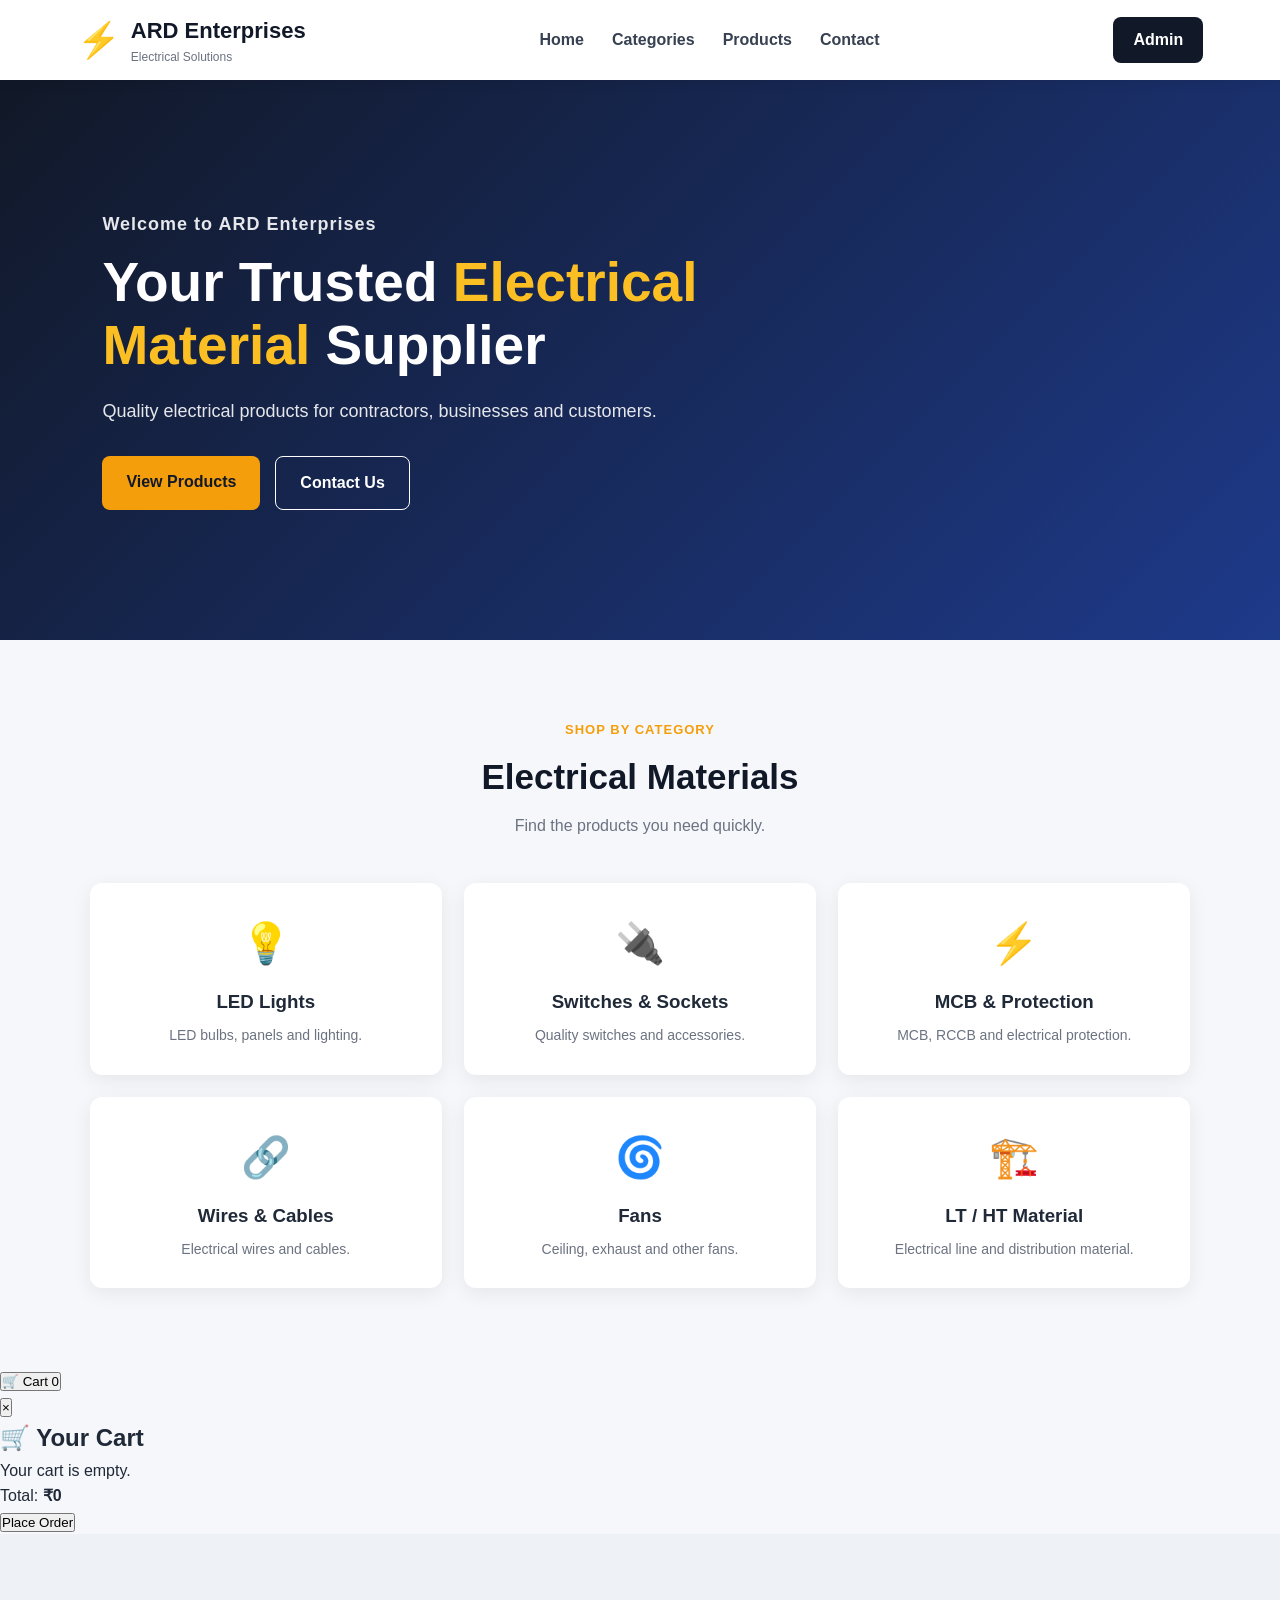
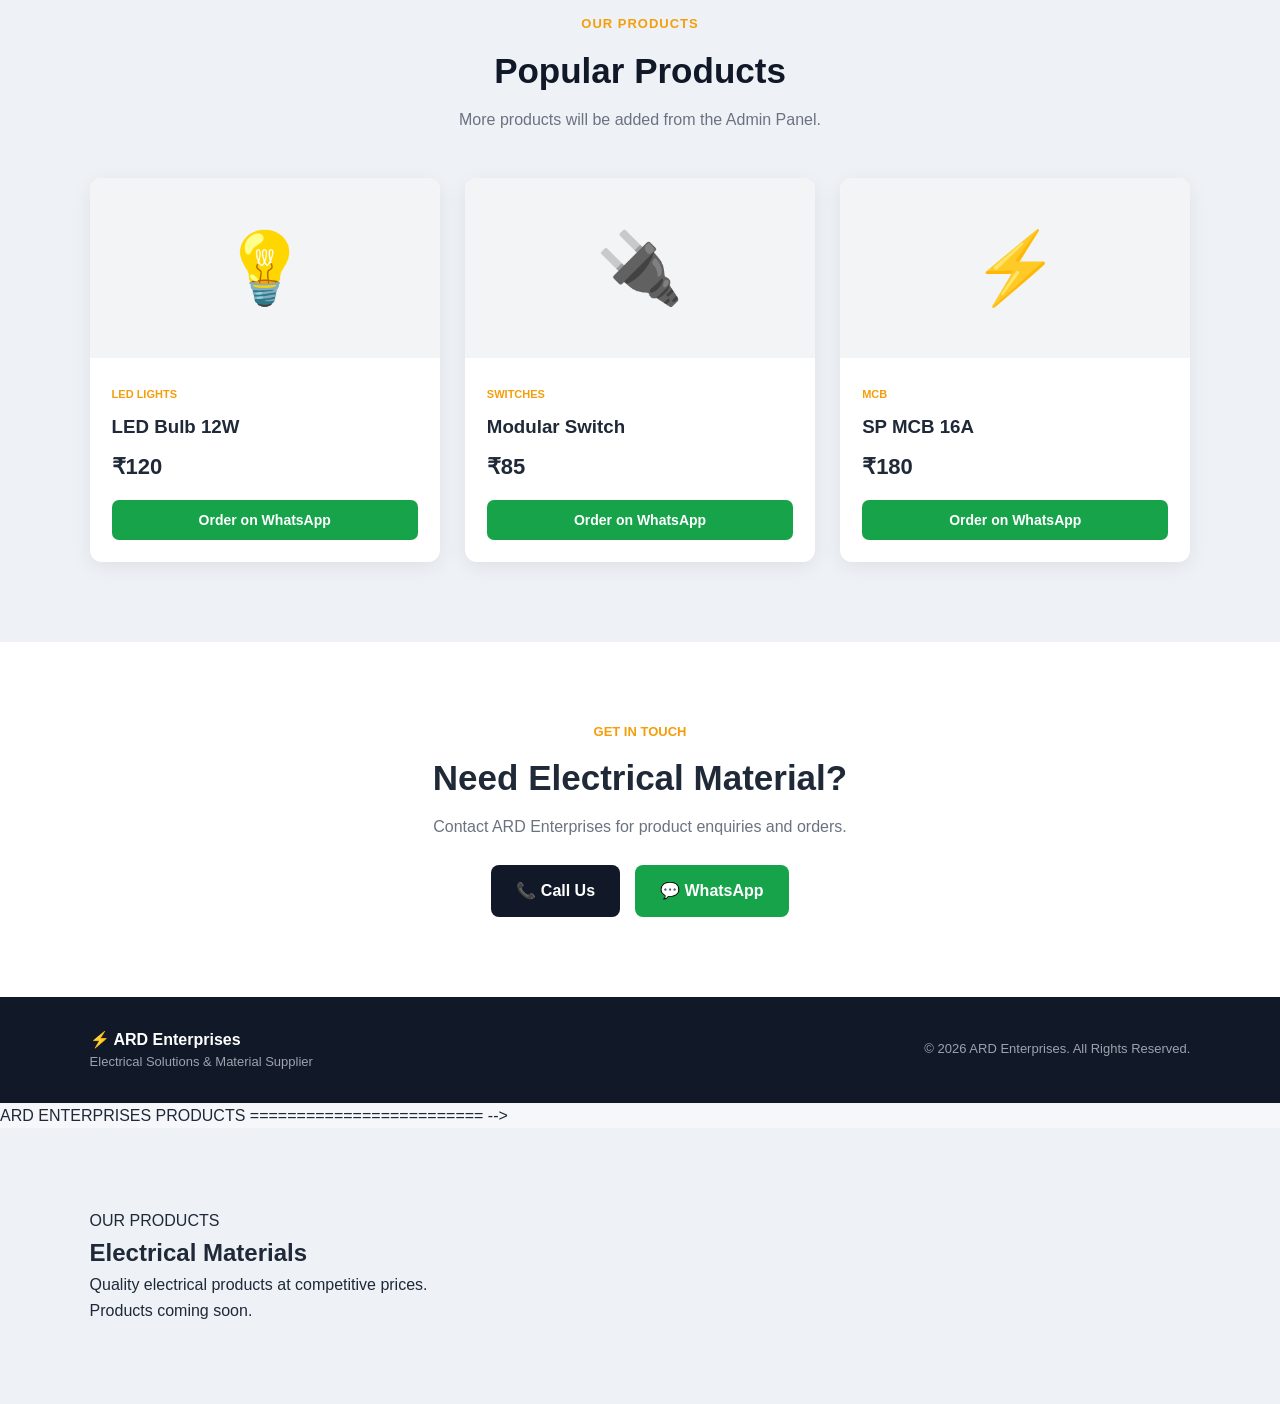
<file: index.html>
<!DOCTYPE html>
<html lang="en">
<head>
    <meta charset="UTF-8">
    <meta name="viewport" content="width=device-width, initial-scale=1.0">

    <title>ARD Enterprises | Electrical Products</title>

    <link rel="stylesheet" href="style.css">
</head>

<body>

    <!-- =========================
         HEADER
    ========================== -->

    <header class="header">

        <div class="logo">
            <span>⚡</span>
            <div>
                <h1>ARD Enterprises</h1>
                <p>Electrical Solutions</p>
            </div>
        </div>

        <nav class="navbar">
            <a href="#home">Home</a>
            <a href="#categories">Categories</a>
            <a href="#products">Products</a>
            <a href="#contact">Contact</a>
        </nav>

        <a href="admin.html" class="admin-btn">
            Admin
        </a>

    </header>


    <!-- =========================
         HERO SECTION
    ========================== -->

    <section class="hero" id="home">

        <div class="hero-content">

            <p class="hero-small">
                Welcome to ARD Enterprises
            </p>

            <h2>
                Your Trusted
                <span>Electrical Material</span>
                Supplier
            </h2>

            <p>
                Quality electrical products for contractors,
                businesses and customers.
            </p>

            <div class="hero-buttons">

                <a href="#products" class="primary-btn">
                    View Products
                </a>

                <a href="#contact" class="secondary-btn">
                    Contact Us
                </a>

            </div>

        </div>

    </section>


    <!-- =========================
         CATEGORIES
    ========================== -->

    <section class="categories-section" id="categories">

        <div class="section-heading">

            <p>SHOP BY CATEGORY</p>

            <h2>Electrical Materials</h2>

            <span>
                Find the products you need quickly.
            </span>

        </div>


        <div class="categories-grid">

            <div class="category-card">
                <div class="category-icon">💡</div>
                <h3>LED Lights</h3>
                <p>LED bulbs, panels and lighting.</p>
            </div>


            <div class="category-card">
                <div class="category-icon">🔌</div>
                <h3>Switches & Sockets</h3>
                <p>Quality switches and accessories.</p>
            </div>


            <div class="category-card">
                <div class="category-icon">⚡</div>
                <h3>MCB & Protection</h3>
                <p>MCB, RCCB and electrical protection.</p>
            </div>


            <div class="category-card">
                <div class="category-icon">🔗</div>
                <h3>Wires & Cables</h3>
                <p>Electrical wires and cables.</p>
            </div>


            <div class="category-card">
                <div class="category-icon">🌀</div>
                <h3>Fans</h3>
                <p>Ceiling, exhaust and other fans.</p>
            </div>


            <div class="category-card">
                <div class="category-icon">🏗️</div>
                <h3>LT / HT Material</h3>
                <p>Electrical line and distribution material.</p>
            </div>

        </div>

    </section>
<!-- =========================
     SHOPPING CART
========================= -->

<div class="cart-container">

    <button
        class="cart-toggle-btn"
        onclick="openCart()">
        🛒 Cart
        <span id="cartCount">0</span>
    </button>

</div>


<div
    class="cart-modal"
    id="cartModal">

    <div class="cart-modal-content">

        <button
            class="cart-close"
            onclick="closeCart()">
            ×
        </button>

        <h2>🛒 Your Cart</h2>

        <div id="cartItems"></div>

        <div class="cart-total">
            Total:
            <strong id="cartTotal">
                ₹0
            </strong>
        </div>

        <button
            class="cart-order-btn"
            onclick="checkoutCart()">
            Place Order
        </button>

    </div>

</div>

    <!-- =========================
         PRODUCTS
    ========================== -->

    <section class="products-section" id="products">

        <div class="section-heading">

            <p>OUR PRODUCTS</p>

            <h2>Popular Products</h2>

            <span>
                More products will be added from the Admin Panel.
            </span>

        </div>


        <div class="products-grid">

            <!-- Product 1 -->

            <div class="product-card">

                <div class="product-image">
                    💡
                </div>

                <div class="product-info">

                    <small>LED LIGHTS</small>

                    <h3>LED Bulb 12W</h3>

                    <p class="product-price">
                        ₹120
                    </p>

                    <button
                        class="whatsapp-btn"
                        onclick="orderWhatsApp('LED Bulb 12W', 120)">
                        Order on WhatsApp
                    </button>

                </div>

            </div>


            <!-- Product 2 -->

            <div class="product-card">

                <div class="product-image">
                    🔌
                </div>

                <div class="product-info">

                    <small>SWITCHES</small>

                    <h3>Modular Switch</h3>

                    <p class="product-price">
                        ₹85
                    </p>

                    <button
                        class="whatsapp-btn"
                        onclick="orderWhatsApp('Modular Switch', 85)">
                        Order on WhatsApp
                    </button>

                </div>

            </div>


            <!-- Product 3 -->

            <div class="product-card">

                <div class="product-image">
                    ⚡
                </div>

                <div class="product-info">

                    <small>MCB</small>

                    <h3>SP MCB 16A</h3>

                    <p class="product-price">
                        ₹180
                    </p>

                    <button
                        class="whatsapp-btn"
                        onclick="orderWhatsApp('SP MCB 16A', 180)">
                        Order on WhatsApp
                    </button>

                </div>

            </div>

        </div>

    </section>


    <!-- =========================
         CONTACT
    ========================== -->

    <section class="contact-section" id="contact">

        <div class="contact-content">

            <p>GET IN TOUCH</p>

            <h2>Need Electrical Material?</h2>

            <span>
                Contact ARD Enterprises for product enquiries
                and orders.
            </span>

            <div class="contact-buttons">

                <a href="tel:+919857746076" class="call-btn">
                    📞 Call Us
                </a>

                <a
                    href="https://wa.me/919857746076"
                    target="_blank"
                    class="whatsapp-main">
                    💬 WhatsApp
                </a>

            </div>

        </div>

    </section>


    <!-- =========================
         FOOTER
    ========================== -->

    <footer>

        <div>
            <strong>⚡ ARD Enterprises</strong>
            <p>Electrical Solutions & Material Supplier</p>
        </div>

        <p>
            © 2026 ARD Enterprises. All Rights Reserved.
        </p>

    </footer>


        ARD ENTERPRISES PRODUCTS
========================= -->

<section class="products-section" id="products">

    <div class="products-heading">

        <p>OUR PRODUCTS</p>

        <h2>Electrical Materials</h2>

        <span>
            Quality electrical products at competitive prices.
        </span>

    </div>

    <div
        class="customer-product-grid"
        id="customerProductGrid">

    </div>

</section>
<!-- =========================
     CUSTOMER ORDER MODAL
========================= -->

<div class="order-modal" id="orderModal">

    <div class="order-modal-content">

        <button
            class="order-close"
            onclick="closeOrderModal()">
            ×
        </button>

        <h2>Place Your Order</h2>

        <p id="orderProductName"></p>

        <form id="customerOrderForm">

            <input
                type="text"
                id="customerName"
                placeholder="Your Name"
                required>

            <input
                type="tel"
                id="customerMobile"
                placeholder="Mobile Number"
                required>

            <input
                type="number"
                id="customerQuantity"
                min="1"
                value="1"
                required>

            <button
                type="submit"
                class="place-order-btn">
                Place Order on WhatsApp
            </button>

        </form>

    </div>

</div>
    <script src="script.js"></script>

</body>
</html>
</file>
<file: style.css>
* {
    margin: 0;
    padding: 0;
    box-sizing: border-box;
}

html {
    scroll-behavior: smooth;
}

body {
    font-family: Arial, Helvetica, sans-serif;
    background: #f5f7fb;
    color: #1f2937;
    line-height: 1.6;
}

/* =========================
   HEADER
========================= */

.header {
    width: 100%;
    min-height: 75px;
    background: #ffffff;
    display: flex;
    align-items: center;
    justify-content: space-between;
    padding: 12px 6%;
    box-shadow: 0 2px 12px rgba(0, 0, 0, 0.08);
    position: sticky;
    top: 0;
    z-index: 1000;
}

.logo {
    display: flex;
    align-items: center;
    gap: 10px;
}

.logo span {
    font-size: 35px;
}

.logo h1 {
    font-size: 22px;
    color: #111827;
}

.logo p {
    font-size: 12px;
    color: #6b7280;
}

.navbar {
    display: flex;
    gap: 28px;
}

.navbar a {
    text-decoration: none;
    color: #374151;
    font-weight: 600;
    transition: 0.3s;
}

.navbar a:hover {
    color: #f59e0b;
}

.admin-btn {
    text-decoration: none;
    background: #111827;
    color: white;
    padding: 10px 20px;
    border-radius: 8px;
    font-weight: 600;
}

/* =========================
   HERO
========================= */

.hero {
    min-height: 560px;
    display: flex;
    align-items: center;
    padding: 70px 8%;
    background:
        linear-gradient(
            135deg,
            #111827,
            #1e3a8a
        );
    color: white;
}

.hero-content {
    max-width: 720px;
}

.hero-small {
    color: #fbbf24;
    font-weight: bold;
    letter-spacing: 1px;
    margin-bottom: 12px;
}

.hero h2 {
    font-size: 55px;
    line-height: 1.15;
    margin-bottom: 20px;
}

.hero h2 span {
    color: #fbbf24;
}

.hero-content > p {
    font-size: 18px;
    color: #e5e7eb;
    max-width: 600px;
}

.hero-buttons {
    display: flex;
    gap: 15px;
    margin-top: 30px;
}

.primary-btn,
.secondary-btn {
    text-decoration: none;
    padding: 13px 24px;
    border-radius: 8px;
    font-weight: bold;
}

.primary-btn {
    background: #f59e0b;
    color: #111827;
}

.secondary-btn {
    border: 1px solid white;
    color: white;
}

/* =========================
   SECTIONS
========================= */

.categories-section,
.products-section {
    padding: 80px 7%;
}

.section-heading {
    text-align: center;
    margin-bottom: 45px;
}

.section-heading p {
    color: #f59e0b;
    font-size: 13px;
    font-weight: bold;
    letter-spacing: 1px;
}

.section-heading h2 {
    font-size: 35px;
    margin: 8px 0;
    color: #111827;
}

.section-heading span {
    color: #6b7280;
}

/* =========================
   CATEGORIES
========================= */

.categories-grid {
    display: grid;
    grid-template-columns: repeat(3, 1fr);
    gap: 22px;
}

.category-card {
    background: white;
    padding: 28px;
    border-radius: 12px;
    text-align: center;
    box-shadow: 0 5px 20px rgba(0, 0, 0, 0.07);
    transition: 0.3s;
}

.category-card:hover {
    transform: translateY(-6px);
}

.category-icon {
    font-size: 40px;
    margin-bottom: 12px;
}

.category-card h3 {
    margin-bottom: 7px;
}

.category-card p {
    color: #6b7280;
    font-size: 14px;
}

/* =========================
   PRODUCTS
========================= */

.products-section {
    background: #eef2f7;
}

.products-grid {
    display: grid;
    grid-template-columns: repeat(3, 1fr);
    gap: 25px;
}

.product-card {
    background: white;
    border-radius: 12px;
    overflow: hidden;
    box-shadow: 0 5px 20px rgba(0, 0, 0, 0.07);
}

.product-image {
    height: 180px;
    background: #f3f4f6;
    display: flex;
    align-items: center;
    justify-content: center;
    font-size: 70px;
}

.product-info {
    padding: 22px;
}

.product-info small {
    color: #f59e0b;
    font-weight: bold;
    font-size: 11px;
}

.product-info h3 {
    margin: 7px 0;
}

.product-price {
    font-size: 22px;
    font-weight: bold;
    margin-bottom: 15px;
}

.whatsapp-btn {
    width: 100%;
    border: none;
    padding: 12px;
    background: #16a34a;
    color: white;
    border-radius: 7px;
    font-size: 14px;
    font-weight: bold;
    cursor: pointer;
}

.whatsapp-btn:hover {
    background: #15803d;
}

/* =========================
   CONTACT
========================= */

.contact-section {
    padding: 80px 7%;
    text-align: center;
    background: white;
}

.contact-content > p {
    color: #f59e0b;
    font-weight: bold;
    font-size: 13px;
}

.contact-content h2 {
    font-size: 35px;
    margin: 8px 0;
}

.contact-content span {
    color: #6b7280;
}

.contact-buttons {
    display: flex;
    justify-content: center;
    gap: 15px;
    margin-top: 25px;
}

.call-btn,
.whatsapp-main {
    text-decoration: none;
    padding: 13px 25px;
    border-radius: 8px;
    font-weight: bold;
}

.call-btn {
    background: #111827;
    color: white;
}

.whatsapp-main {
    background: #16a34a;
    color: white;
}

/* =========================
   FOOTER
========================= */

footer {
    background: #111827;
    color: white;
    padding: 30px 7%;
    display: flex;
    justify-content: space-between;
    align-items: center;
}

footer p {
    color: #9ca3af;
    font-size: 13px;
}

/* =========================
   MOBILE
========================= */

@media (max-width: 800px) {

    .header {
        flex-wrap: wrap;
        gap: 15px;
    }

    .navbar {
        order: 3;
        width: 100%;
        justify-content: center;
        gap: 15px;
    }

    .navbar a {
        font-size: 13px;
    }

    .hero {
        min-height: 500px;
        padding: 50px 7%;
    }

    .hero h2 {
        font-size: 40px;
    }

    .categories-grid,
    .products-grid {
        grid-template-columns: 1fr;
    }

    .section-heading h2 {
        font-size: 29px;
    }

    .contact-buttons {
        flex-direction: column;
    }

    footer {
        flex-direction: column;
        gap: 15px;
        text-align: center;
    }
}/* =========================
   PRODUCT QUANTITY
========================= */

.quantity-control {
    display: flex;
    align-items: center;
    justify-content: center;
    gap: 15px;
    margin: 12px 0;
}

.quantity-control button {
    width: 32px;
    height: 32px;
    border: none;
    border-radius: 6px;
    cursor: pointer;
    font-size: 18px;
    font-weight: bold;
}

.quantity-control span {
    min-width: 25px;
    text-align: center;
    font-weight: bold;
}/* =========================
   CUSTOMER ORDER MODAL
========================= */

.order-modal {
    display: none;
    position: fixed;
    inset: 0;
    background: rgba(0, 0, 0, 0.6);
    align-items: center;
    justify-content: center;
    z-index: 9999;
}

.order-modal.show {
    display: flex;
}

.order-modal-content {
    width: 90%;
    max-width: 420px;
    background: white;
    padding: 25px;
    border-radius: 12px;
    position: relative;
}

.order-modal-content h2 {
    margin-bottom: 8px;
}

#orderProductName {
    color: #666;
    margin-bottom: 20px;
}

#customerOrderForm {
    display: flex;
    flex-direction: column;
    gap: 12px;
}

#customerOrderForm input {
    padding: 12px;
    border: 1px solid #ddd;
    border-radius: 7px;
    font-size: 15px;
}

.place-order-btn {
    padding: 12px;
    border: none;
    border-radius: 7px;
    cursor: pointer;
    font-weight: bold;
}

.order-close {
    position: absolute;
    right: 15px;
    top: 10px;
    border: none;
    background: none;
    font-size: 28px;
    cursor: pointer;
}/* =====================================
   CUSTOMER CART BUTTON
===================================== */

.customer-cart-btn {
    display: block;
    width: 100%;
    margin-top: 10px;
    padding: 12px;
    border: none;
    border-radius: 8px;
    cursor: pointer;
    font-size: 15px;
    font-weight: 600;
}

.customer-cart-btn:disabled {
    cursor: not-allowed;
    opacity: 0.6;
}
</file>
